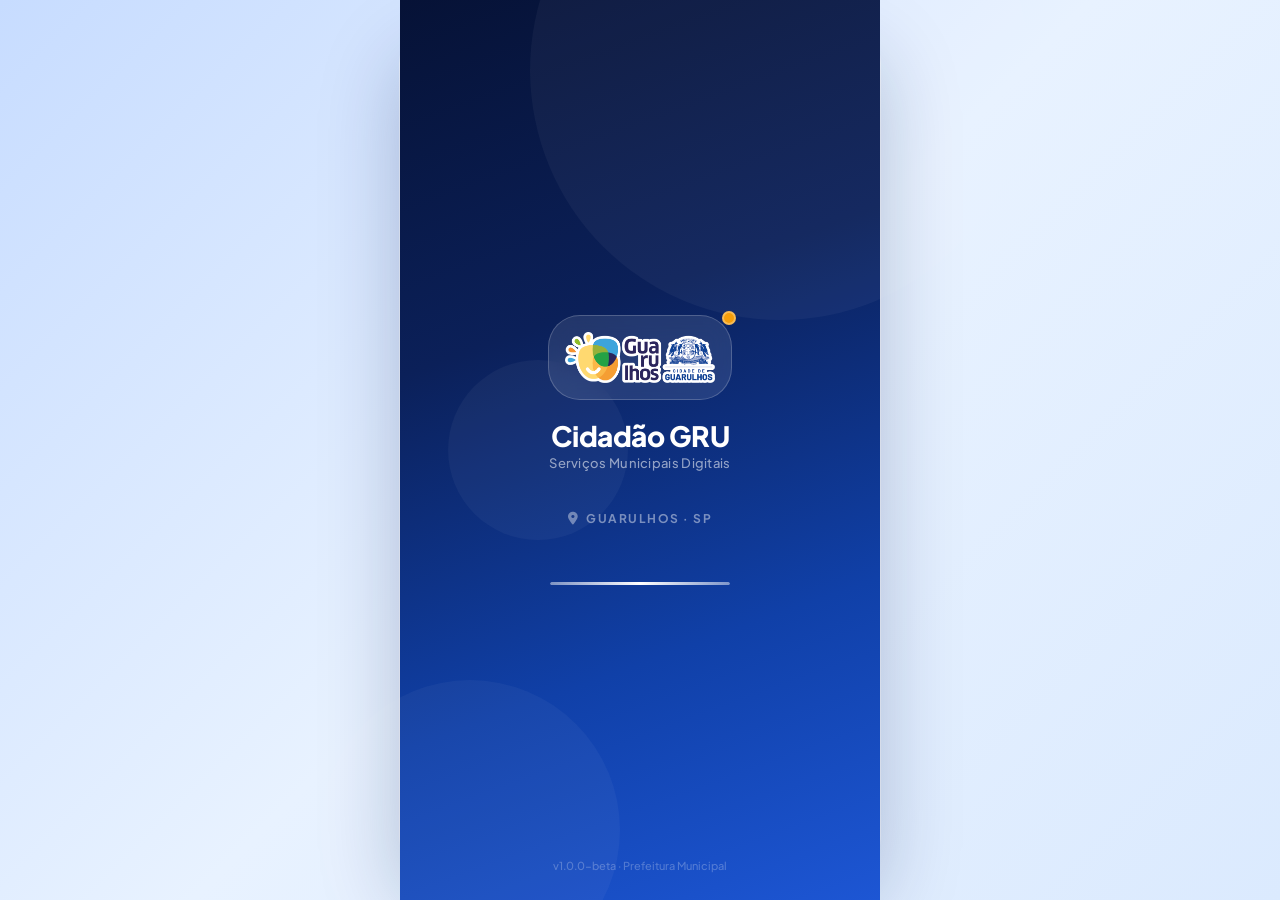
<file: index.html>
<!DOCTYPE html>
<html lang="pt-BR">
<head>
<meta charset="UTF-8">
<meta name="viewport" content="width=device-width, initial-scale=1.0, viewport-fit=cover">
<meta name="theme-color" content="#1040a8">
<meta name="apple-mobile-web-app-capable" content="yes">
<meta name="mobile-web-app-capable" content="yes">
<meta name="apple-mobile-web-app-status-bar-style" content="black-translucent">
<meta name="apple-mobile-web-app-title" content="Cidadão GRU">
<title>App Cidadão · Guarulhos</title>
<link href="https://fonts.googleapis.com/css2?family=Plus+Jakarta+Sans:wght@300;400;500;600;700;800;900&display=swap" rel="stylesheet">
<link rel="manifest" href="manifest.json">
<link rel="stylesheet" href="https://cdnjs.cloudflare.com/ajax/libs/font-awesome/6.5.0/css/all.min.css">
<link rel="stylesheet" href="./css/global.css">
<link rel="icon" type="image/x-icon" href="favicon.ico">
</head>
<body>

<!-- ══ SPLASH SCREEN ══ -->
<div id="splash">
  <div class="splash-bg-circle"></div>
  <div class="splash-bg-circle"></div>
  <div class="splash-bg-circle"></div>

  <div class="splash-logo-wrap">
    <div class="splash-icon-ring">
      <img class="logo-splash" src="./assets/LOGO_HORIZONTAL_B_CIDADE_GUARULHOS_CONTORNO.png" />
      <div class="splash-dot"></div>
    </div>
    <div class="splash-wordmark">
      <div class="app-name">Cidadão GRU</div>
      <div class="app-sub">Serviços Municipais Digitais</div>
    </div>
  </div>

  <div class="splash-city">
    <i class="fa-solid fa-location-dot"></i>
    <span>Guarulhos · SP</span>
  </div>

  <div class="splash-loader">
    <div class="splash-loader-bar"></div>
  </div>

  <div class="splash-version">v1.0.0-beta · Prefeitura Municipal</div>
</div>

<div id="app">

  <!-- ══ HOME ══ -->
  <div class="view active" id="v-home">
    <div class="vbody">
      <div class="hero fu">
        <div class="hero-row1">
          <div>
            <div class="hero-greet">Bom dia <i class="fa-solid fa-hand-wave" style="font-size:12px;"></i></div>
            <div class="hero-name">João Silva</div>
          </div>

          <di>
            <img width="100px" src="./assets/LOGO_HORIZONTAL_B_CIDADE_GUARULHOS_CONTORNO.png" />
          </di>

          <div class="hero-notif-btn" onclick="nav('v-notif')">
            <i class="fa-solid fa-bell"></i>
            <div class="hero-notif-pip"></div>
          </div>
        </div>
        <div class="hero-iptu fu d1" onclick="nav('v-iptu')">
          <div>
            <div class="hi-label">IPTU 2025 · Parcela atual</div>
            <div class="hi-val">R$ 342,80</div>
          </div>
          <div class="hi-badge">Vence em 3 dias</div>
        </div>
      </div>

      <div class="section-hdr fu d2">Acesso Rápido <span class="see-all" onclick="nav('v-servicos')">Ver todos →</span></div>
      <div class="qgrid fu d2">
        <div class="qi" onclick="nav('v-iptu')"><div class="qi-ico ic-blue"><i class="fa-solid fa-file-invoice-dollar" style="color:#1040a8;"></i></div><div class="qi-lbl">IPTU</div></div>
        <div class="qi" onclick="nav('v-saude')"><div class="qi-ico ic-green"><i class="fa-solid fa-hospital" style="color:#065f46;"></i></div><div class="qi-lbl">Saúde</div></div>
        <div class="qi" onclick="nav('v-servicos')"><div class="qi-ico ic-sky"><i class="fa-solid fa-bus" style="color:#0369a1;"></i></div><div class="qi-lbl">Transporte</div></div>
        <div class="qi" onclick="nav('v-ouvidoria')"><div class="qi-ico ic-orange"><i class="fa-solid fa-bullhorn" style="color:#92400e;"></i></div><div class="qi-lbl">Ouvidoria</div></div>
        <div class="qi" onclick="nav('v-servicos')"><div class="qi-ico ic-purple"><i class="fa-solid fa-building-columns" style="color:#5b21b6;"></i></div><div class="qi-lbl">Alvarás</div></div>
        <div class="qi" onclick="nav('v-servicos')"><div class="qi-ico ic-red"><i class="fa-solid fa-street-view" style="color:#991b1b;"></i></div><div class="qi-lbl">Iluminação</div></div>
        <div class="qi" onclick="nav('v-servicos')"><div class="qi-ico ic-teal"><i class="fa-solid fa-tree" style="color:#065f46;"></i></div><div class="qi-lbl">Poda</div></div>
        <div class="qi" onclick="nav('v-servicos')"><div class="qi-ico ic-indigo"><i class="fa-solid fa-grip" style="color:#3730a3;"></i></div><div class="qi-lbl">Mais</div></div>
      </div>

      <div style="padding:20px 0 0;" class="fu d3">
        <div class="banner" onclick="nav('v-saude')">
          <div class="banner-left">
            <p>Nova funcionalidade</p>
            <strong>Agende consultas na UBS</strong>
          </div>
          <div class="banner-cta">Acessar</div>
        </div>
      </div>

      <div class="section-hdr fu d4">Atualizações <span class="see-all" onclick="nav('v-notif')">Ver todas →</span></div>
      <div class="notif-mini fu d4">
        <div class="nm-item" onclick="nav('v-iptu')">
          <div class="nm-dot" style="background:var(--orange);"></div>
          <div class="nm-ico ic-orange"><i class="fa-solid fa-money-bill-wave" style="color:#92400e;"></i></div>
          <div class="nm-body"><p>Boleto IPTU disponível</p><span>há 2 horas</span></div>
          <div class="nm-arr"><i class="fa-solid fa-chevron-right"></i></div>
        </div>
        <div class="nm-item" onclick="nav('v-saude')">
          <div class="nm-dot" style="background:var(--green);"></div>
          <div class="nm-ico ic-green"><i class="fa-solid fa-circle-check" style="color:#065f46;"></i></div>
          <div class="nm-body"><p>Consulta confirmada – UBS Centro</p><span>há 1 dia</span></div>
          <div class="nm-arr"><i class="fa-solid fa-chevron-right"></i></div>
        </div>
        <div class="nm-item" onclick="nav('v-ouvidoria')">
          <div class="nm-dot" style="background:var(--b400);"></div>
          <div class="nm-ico ic-blue"><i class="fa-solid fa-clipboard-list" style="color:#1040a8;"></i></div>
          <div class="nm-body"><p>Protocolo #GRU-2025-04812 atualizado</p><span>há 2 dias</span></div>
          <div class="nm-arr"><i class="fa-solid fa-chevron-right"></i></div>
        </div>
      </div>
      <div style="height:12px;"></div>
    </div>
  </div>

  <!-- ══ SERVIÇOS ══ -->
  <div class="view" id="v-servicos">
    <div class="vbody">
      <div class="topbar" style="background:var(--white);border-bottom:1px solid var(--g100);">
        <div>
          <div class="topbar-title">Serviços</div>
          <div class="topbar-sub">Tudo da Prefeitura, num só lugar</div>
        </div>
      </div>
      <div class="searchbar">
        <i class="fa-solid fa-magnifying-glass" style="color:var(--g400);font-size:14px;"></i>
        <input type="text" placeholder="Buscar serviço...">
      </div>
      <div class="cat-scroll">
        <div class="cat on">Todos</div>
        <div class="cat">Tributos</div>
        <div class="cat">Saúde</div>
        <div class="cat">Educação</div>
        <div class="cat">Obras</div>
        <div class="cat">Ambiente</div>
      </div>
      <div style="height:14px;"></div>
      <div class="slist">
        <div class="srow" onclick="nav('v-iptu')">
          <div class="srow-ico ic-blue"><i class="fa-solid fa-file-invoice-dollar" style="color:#1040a8;"></i></div>
          <div class="srow-info"><h3>IPTU – 2ª Via e Parcelamento</h3><p>Emita boletos, consulte débitos</p></div>
          <div class="srow-arr"><i class="fa-solid fa-chevron-right"></i></div>
        </div>
        <div class="srow" onclick="nav('v-saude')">
          <div class="srow-ico ic-green"><i class="fa-solid fa-hospital" style="color:#065f46;"></i></div>
          <div class="srow-info"><h3>Saúde – Agendamento UBS</h3><p>Consultas, exames e vacinas</p></div>
          <div class="new-badge">Novo</div>
          <div class="srow-arr"><i class="fa-solid fa-chevron-right"></i></div>
        </div>
        <div class="srow" onclick="nav('v-ouvidoria')">
          <div class="srow-ico ic-orange"><i class="fa-solid fa-bullhorn" style="color:#92400e;"></i></div>
          <div class="srow-info"><h3>Ouvidoria</h3><p>Sugestões, reclamações e elogios</p></div>
          <div class="srow-arr"><i class="fa-solid fa-chevron-right"></i></div>
        </div>
        <div class="srow" onclick="toast('Em breve disponível')">
          <div class="srow-ico ic-sky"><i class="fa-solid fa-bus" style="color:#0369a1;"></i></div>
          <div class="srow-info"><h3>Transporte Público</h3><p>Rotas, horários e passe livre</p></div>
          <div class="srow-arr"><i class="fa-solid fa-chevron-right"></i></div>
        </div>
        <div class="srow" onclick="toast('Em breve disponível')">
          <div class="srow-ico ic-purple"><i class="fa-solid fa-building-columns" style="color:#5b21b6;"></i></div>
          <div class="srow-info"><h3>Licenças e Alvarás</h3><p>Solicite e acompanhe aprovações</p></div>
          <div class="srow-arr"><i class="fa-solid fa-chevron-right"></i></div>
        </div>
        <div class="srow" onclick="toast('Em breve disponível')">
          <div class="srow-ico ic-red"><i class="fa-solid fa-lightbulb" style="color:#991b1b;"></i></div>
          <div class="srow-info"><h3>Iluminação Pública</h3><p>Reporte postes com defeito</p></div>
          <div class="srow-arr"><i class="fa-solid fa-chevron-right"></i></div>
        </div>
        <div class="srow" onclick="toast('Em breve disponível')">
          <div class="srow-ico ic-teal"><i class="fa-solid fa-tree" style="color:#065f46;"></i></div>
          <div class="srow-info"><h3>Poda e Meio Ambiente</h3><p>Solicite poda de árvores</p></div>
          <div class="srow-arr"><i class="fa-solid fa-chevron-right"></i></div>
        </div>
        <div class="srow" onclick="toast('Em breve disponível')">
          <div class="srow-ico ic-pink"><i class="fa-solid fa-trash-can" style="color:#9d174d;"></i></div>
          <div class="srow-info"><h3>Coleta de Lixo</h3><p>Calendário e coleta especial</p></div>
          <div class="srow-arr"><i class="fa-solid fa-chevron-right"></i></div>
        </div>
        <div class="srow" onclick="toast('Em breve disponível')">
          <div class="srow-ico ic-indigo"><i class="fa-solid fa-graduation-cap" style="color:#3730a3;"></i></div>
          <div class="srow-info"><h3>Educação – Vagas e Matrículas</h3><p>Escolas municipais</p></div>
          <div class="srow-arr"><i class="fa-solid fa-chevron-right"></i></div>
        </div>
      </div>
      <div style="height:12px;"></div>
    </div>
  </div>

  <!-- ══ IPTU ══ -->
  <div class="view" id="v-iptu">
    <div class="vbody">
      <div class="dhero">
        <div class="back-btn white fu" onclick="back()"><i class="fa-solid fa-chevron-left"></i> Voltar</div>
        <div class="dhero-icon fu d1"><i class="fa-solid fa-file-invoice-dollar"></i></div>
        <h1 class="fu d1">IPTU 2025</h1>
        <p class="fu d2">Imposto Predial e Territorial Urbano</p>
      </div>
      <div class="icard fu d1">
        <div class="icard-title">Dados do Imóvel</div>
        <div class="irow"><span class="irow-lbl">Contribuinte</span><span class="irow-val">João A. Silva</span></div>
        <div class="irow"><span class="irow-lbl">Inscrição</span><span class="irow-val">04.823.001.0001</span></div>
        <div class="irow"><span class="irow-lbl">Endereço</span><span class="irow-val">R. das Flores, 142</span></div>
        <div class="irow"><span class="irow-lbl">Valor total 2025</span><span class="irow-val" style="color:var(--b700);">R$ 1.028,40</span></div>
        <div class="irow"><span class="irow-lbl">Situação</span><span class="pill pill-orange"><i class="fa-solid fa-triangle-exclamation"></i> Parcela em aberto</span></div>
      </div>
      <div class="icard fu d2" style="margin-top:12px;">
        <div class="icard-title">Parcelas 2025</div>
        <div class="irow"><span class="irow-lbl">Jan – R$ 342,80</span><span class="pill pill-green"><i class="fa-solid fa-check"></i> Pago</span></div>
        <div class="irow"><span class="irow-lbl">Fev – R$ 342,80</span><span class="pill pill-green"><i class="fa-solid fa-check"></i> Pago</span></div>
        <div class="irow"><span class="irow-lbl">Mar – R$ 342,80</span><span class="pill pill-orange">Vence 31/03</span></div>
        <div class="irow"><span class="irow-lbl">Abr – R$ 342,80</span><span class="pill pill-blue">A vencer</span></div>
      </div>
      <div class="btnrow fu d3">
        <button class="btn-primary" onclick="toast('Boleto gerado com sucesso!')"><i class="fa-solid fa-download"></i> Emitir Boleto – R$ 342,80</button>
        <button class="btn-secondary" onclick="toast('Carregando histórico...')"><i class="fa-solid fa-clock-rotate-left"></i> Histórico completo</button>
      </div>
    </div>
  </div>

  <!-- ══ SAÚDE ══ -->
  <div class="view" id="v-saude">
    <div class="vbody">
      <div class="dhero">
        <div class="back-btn white fu" onclick="back()"><i class="fa-solid fa-chevron-left"></i> Voltar</div>
        <div class="dhero-icon fu d1"><i class="fa-solid fa-hospital"></i></div>
        <h1 class="fu d1">Saúde</h1>
        <p class="fu d2">Agendamentos e UBS de Guarulhos</p>
      </div>
      <div class="icard fu d1">
        <div class="icard-title">Próxima consulta</div>
        <div class="irow"><span class="irow-lbl">Data</span><span class="irow-val">28/03/2025 · 10:30h</span></div>
        <div class="irow"><span class="irow-lbl">UBS</span><span class="irow-val">UBS Centro</span></div>
        <div class="irow"><span class="irow-lbl">Especialidade</span><span class="irow-val">Clínico Geral</span></div>
        <div class="irow"><span class="irow-lbl">Status</span><span class="pill pill-green"><i class="fa-solid fa-check"></i> Confirmada</span></div>
      </div>
      <div class="section-hdr fu d2" style="padding-top:20px;">Agendar nova consulta</div>
      <div class="slist fu d2" style="gap:8px;">
        <div class="srow" onclick="toast('Selecionando horários...')">
          <div class="srow-ico ic-green"><i class="fa-solid fa-user-doctor" style="color:#065f46;"></i></div>
          <div class="srow-info"><h3>Clínico Geral</h3><p>Disponível – UBS Centro</p></div>
          <div class="srow-arr"><i class="fa-solid fa-chevron-right"></i></div>
        </div>
        <div class="srow" onclick="toast('Selecionando horários...')">
          <div class="srow-ico ic-pink"><i class="fa-solid fa-baby" style="color:#9d174d;"></i></div>
          <div class="srow-info"><h3>Pediatria</h3><p>Disponível – UBS Jardim Presidente</p></div>
          <div class="srow-arr"><i class="fa-solid fa-chevron-right"></i></div>
        </div>
        <div class="srow" onclick="toast('Ver pontos de vacinação...')">
          <div class="srow-ico ic-purple"><i class="fa-solid fa-syringe" style="color:#5b21b6;"></i></div>
          <div class="srow-info"><h3>Vacinação</h3><p>Sem agendamento – ver postos</p></div>
          <div class="srow-arr"><i class="fa-solid fa-chevron-right"></i></div>
        </div>
        <div class="srow" onclick="toast('Selecionando horários...')">
          <div class="srow-ico ic-indigo"><i class="fa-solid fa-tooth" style="color:#3730a3;"></i></div>
          <div class="srow-info"><h3>Odontologia</h3><p>Disponível – UBS Pimentas</p></div>
          <div class="srow-arr"><i class="fa-solid fa-chevron-right"></i></div>
        </div>
      </div>
      <div class="btnrow fu d3">
        <button class="btn-primary" onclick="toast('Abrindo agenda...')"><i class="fa-solid fa-calendar-plus"></i> Novo Agendamento</button>
      </div>
    </div>
  </div>

  <!-- ══ OUVIDORIA ══ -->
  <div class="view" id="v-ouvidoria">
    <div class="vbody">
      <div class="dhero">
        <div class="back-btn white fu" onclick="back()"><i class="fa-solid fa-chevron-left"></i> Voltar</div>
        <div class="dhero-icon fu d1"><i class="fa-solid fa-bullhorn"></i></div>
        <h1 class="fu d1">Ouvidoria</h1>
        <p class="fu d2">Fale diretamente com a Prefeitura</p>
      </div>
      <div style="height:16px;"></div>
      <div class="fgroup fu d1">
        <label class="flabel">Tipo de manifestação</label>
        <div class="tag-row">
          <div class="tagc on" onclick="pickTag(this)">Reclamação</div>
          <div class="tagc" onclick="pickTag(this)">Sugestão</div>
          <div class="tagc" onclick="pickTag(this)">Elogio</div>
          <div class="tagc" onclick="pickTag(this)">Denúncia</div>
        </div>
      </div>
      <div class="fgroup fu d2">
        <label class="flabel">Secretaria</label>
        <select class="finput">
          <option value="">Selecione a secretaria...</option>
          <option>Obras e Infraestrutura</option>
          <option>Saúde</option>
          <option>Educação</option>
          <option>Meio Ambiente</option>
          <option>Trânsito</option>
          <option>Serviços Urbanos</option>
        </select>
      </div>
      <div class="fgroup fu d2">
        <label class="flabel">Assunto</label>
        <input class="finput" type="text" placeholder="Descreva brevemente o assunto...">
      </div>
      <div class="fgroup fu d3">
        <label class="flabel">Descrição</label>
        <textarea class="finput" placeholder="Detalhe sua manifestação..."></textarea>
      </div>
      <div class="btnrow fu d3">
        <button class="btn-primary" onclick="toast('Manifestação enviada! Protocolo gerado.')"><i class="fa-solid fa-paper-plane"></i> Enviar Manifestação</button>
      </div>
      <div class="sep"></div>
      <div class="section-hdr" style="padding-top:16px;">Acompanhar protocolo</div>
      <div style="padding:0 20px 16px;">
        <div class="srow" onclick="toast('Abrindo protocolo #GRU-2025-04812')">
          <div class="srow-ico ic-blue"><i class="fa-solid fa-clipboard-list" style="color:#1040a8;"></i></div>
          <div class="srow-info"><h3>#GRU-2025-04812</h3><p>Buraco – Av. Salgado Filho</p></div>
          <span class="pill pill-orange" style="font-size:10px;">Em análise</span>
        </div>
      </div>
    </div>
  </div>

  <!-- ══ NOTIFICAÇÕES ══ -->
  <div class="view" id="v-notif">
    <div class="vbody">
      <div class="topbar" style="background:var(--white);border-bottom:1px solid var(--g100);">
        <div class="topbar-title">Notificações</div>
        <div class="topbar-action" onclick="toast('Todas marcadas como lidas')">Limpar</div>
      </div>
      <div class="nfull">
        <div class="nfull-item unread" onclick="nav('v-iptu')">
          <div class="nfi-ico ic-orange"><i class="fa-solid fa-money-bill-wave" style="color:#92400e;"></i></div>
          <div class="nfi-body">
            <div class="nfi-title">Boleto IPTU disponível</div>
            <div class="nfi-desc">Parcela de março já pode ser emitida. Vence em 31/03.</div>
            <div class="nfi-time">Hoje · 09:15</div>
          </div>
          <div class="udot"></div>
        </div>
        <div class="nfull-item unread" onclick="nav('v-saude')">
          <div class="nfi-ico ic-green"><i class="fa-solid fa-circle-check" style="color:#065f46;"></i></div>
          <div class="nfi-body">
            <div class="nfi-title">Consulta confirmada</div>
            <div class="nfi-desc">UBS Centro – 28/03 às 10h30. Leve seu cartão SUS.</div>
            <div class="nfi-time">Ontem · 14:22</div>
          </div>
          <div class="udot"></div>
        </div>
        <div class="nfull-item" onclick="nav('v-ouvidoria')">
          <div class="nfi-ico ic-blue"><i class="fa-solid fa-clipboard-list" style="color:#1040a8;"></i></div>
          <div class="nfi-body">
            <div class="nfi-title">Protocolo em análise</div>
            <div class="nfi-desc">Sua solicitação #GRU-2025-04812 foi recebida e está sendo analisada.</div>
            <div class="nfi-time">22/03 · 11:00</div>
          </div>
        </div>
        <div class="nfull-item">
          <div class="nfi-ico ic-teal"><i class="fa-solid fa-tree" style="color:#065f46;"></i></div>
          <div class="nfi-body">
            <div class="nfi-title">Nova funcionalidade</div>
            <div class="nfi-desc">Agora você pode solicitar poda de árvores pelo app!</div>
            <div class="nfi-time">20/03 · 08:00</div>
          </div>
        </div>
        <div class="nfull-item">
          <div class="nfi-ico ic-purple"><i class="fa-solid fa-landmark" style="color:#5b21b6;"></i></div>
          <div class="nfi-body">
            <div class="nfi-title">Bem-vindo ao App Cidadão</div>
            <div class="nfi-desc">Seu cadastro foi verificado com sucesso via Gov.br.</div>
            <div class="nfi-time">15/03 · 10:00</div>
          </div>
        </div>
      </div>
    </div>
  </div>

  <!-- ══ PERFIL ══ -->
  <div class="view" id="v-perfil">
    <div class="vbody">
      <div class="profile-hero fu">
        <div class="avatar"><i class="fa-solid fa-user"></i></div>
        <h2>João Antônio Silva</h2>
        <div class="profile-cpf">CPF: •••.456.789-••</div>
        <div class="profile-chips">
          <div class="pchip"><i class="fa-solid fa-shield-check"></i> Verificado</div>
          <div class="pchip">Gov.br</div>
        </div>
      </div>
      <div style="height:14px;"></div>
      <div class="mlist fu d1">
        <div class="mitem" onclick="toast('Carregando protocolos...')">
          <div class="mico ic-blue"><i class="fa-solid fa-clipboard-list" style="color:#1040a8;"></i></div>
          <div class="mitem-lbl">Meus protocolos</div>
          <div class="mbadge">2</div>
          <div class="mitem-arr"><i class="fa-solid fa-chevron-right"></i></div>
        </div>
        <div class="mitem" onclick="nav('v-iptu')">
          <div class="mico ic-orange"><i class="fa-solid fa-file-invoice-dollar" style="color:#92400e;"></i></div>
          <div class="mitem-lbl">Meus tributos</div>
          <div class="mitem-arr"><i class="fa-solid fa-chevron-right"></i></div>
        </div>
        <div class="mitem" onclick="nav('v-saude')">
          <div class="mico ic-green"><i class="fa-solid fa-hospital" style="color:#065f46;"></i></div>
          <div class="mitem-lbl">Minhas consultas</div>
          <div class="mitem-arr"><i class="fa-solid fa-chevron-right"></i></div>
        </div>
        <div class="mitem" onclick="toast('Abrindo preferências...')">
          <div class="mico" style="background:#ede9fe;"><i class="fa-solid fa-bell" style="color:#5b21b6;"></i></div>
          <div class="mitem-lbl">Notificações</div>
          <div class="mitem-arr"><i class="fa-solid fa-chevron-right"></i></div>
        </div>
      </div>
      <div class="sep" style="margin:12px 0;"></div>
      <div class="mlist fu d2">
        <div class="mitem" onclick="toast('Abrindo configurações...')">
          <div class="mico ic-indigo"><i class="fa-solid fa-lock" style="color:#3730a3;"></i></div>
          <div class="mitem-lbl">Segurança e privacidade</div>
          <div class="mitem-arr"><i class="fa-solid fa-chevron-right"></i></div>
        </div>
        <div class="mitem" onclick="toast('Central de ajuda...')">
          <div class="mico" style="background:var(--g100);"><i class="fa-solid fa-circle-question" style="color:var(--g500);"></i></div>
          <div class="mitem-lbl">Ajuda e suporte</div>
          <div class="mitem-arr"><i class="fa-solid fa-chevron-right"></i></div>
        </div>
        <div class="mitem" onclick="toast('Até logo!')">
          <div class="mico" style="background:var(--red-light);"><i class="fa-solid fa-right-from-bracket" style="color:var(--red);"></i></div>
          <div class="mitem-lbl" style="color:var(--red);">Sair da conta</div>
          <div class="mitem-arr"><i class="fa-solid fa-chevron-right"></i></div>
        </div>
      </div>
      <div style="text-align:center;padding:24px 20px;color:var(--g400);font-size:11px;line-height:1.6;">
        App Cidadão Guarulhos · v1.0.0-beta<br>
        Prefeitura Municipal de Guarulhos · 2026<br>
        <span style="color:var(--b400);font-weight:700;">Desenvolvido pela SCTI </span>
      </div>
    </div>
  </div>

  <!-- ══ BOTTOM NAV ══ -->
  <nav id="bnav">
    <div class="ni active" id="ni-home" onclick="nav('v-home')">
      <div class="ni-icon"><i class="fa-solid fa-house"></i></div>
      <div class="ni-lbl">Início</div>
    </div>
    <div class="ni" id="ni-servicos" onclick="nav('v-servicos')">
      <div class="ni-icon"><i class="fa-solid fa-bolt"></i></div>
      <div class="ni-lbl">Serviços</div>
    </div>
    <div class="ni has-badge" id="ni-notif" onclick="nav('v-notif')">
      <div class="ni-pip"></div>
      <div class="ni-icon"><i class="fa-solid fa-bell"></i></div>
      <div class="ni-lbl">Alertas</div>
    </div>
    <div class="ni" id="ni-perfil" onclick="nav('v-perfil')">
      <div class="ni-icon"><i class="fa-solid fa-user"></i></div>
      <div class="ni-lbl">Perfil</div>
    </div>
  </nav>

</div><!-- /app -->

<div id="toast"></div>

<script>
// ── SPLASH ──
window.addEventListener('load', () => {
  setTimeout(() => {
    const splash = document.getElementById('splash');
    splash.classList.add('hide');
    setTimeout(() => { splash.style.display = 'none'; }, 650);
  }, 2800);
});

// ── NAVIGATION ──
const history = ['v-home'];
const navMap = {'v-home':'ni-home','v-servicos':'ni-servicos','v-notif':'ni-notif','v-perfil':'ni-perfil'};
const bnav = document.getElementById('bnav');
const mainViews = new Set(['v-home','v-servicos','v-notif','v-perfil']);

function nav(id) {
  const cur = document.querySelector('.view.active');
  if(!cur || cur.id === id) return;
  cur.classList.add('out');
  setTimeout(()=>{ cur.classList.remove('active','out'); }, 300);
  const next = document.getElementById(id);
  next.classList.add('active');
  const vb = next.querySelector('.vbody');
  if(vb) vb.scrollTop = 0;
  next.querySelectorAll('.fu').forEach(el=>{
    el.style.animation='none';
    requestAnimationFrame(()=>{ el.style.animation=''; });
  });
  history.push(id);
  bnav.style.display = mainViews.has(id) ? 'flex' : 'none';
  document.querySelectorAll('.ni').forEach(n=>n.classList.remove('active'));
  if(navMap[id]) document.getElementById(navMap[id]).classList.add('active');
}

function back() {
  if(history.length<=1) return;
  history.pop();
  const prev = history[history.length-1];
  const cur = document.querySelector('.view.active');
  if(cur){ cur.classList.add('out'); setTimeout(()=>cur.classList.remove('active','out'),300); }
  const next = document.getElementById(prev);
  next.classList.add('active');
  const vb = next.querySelector('.vbody');
  if(vb) vb.scrollTop = 0;
  bnav.style.display = mainViews.has(prev) ? 'flex' : 'none';
  document.querySelectorAll('.ni').forEach(n=>n.classList.remove('active'));
  if(navMap[prev]) document.getElementById(navMap[prev]).classList.add('active');
}

// ── TOAST ──
let toastT;
function toast(msg){
  const el = document.getElementById('toast');
  el.textContent = msg;
  el.classList.add('show');
  clearTimeout(toastT);
  toastT = setTimeout(()=>el.classList.remove('show'),2400);
}

// ── FORM TAGS ──
function pickTag(el){
  el.closest('.tag-row').querySelectorAll('.tagc').forEach(t=>t.classList.remove('on'));
  el.classList.add('on');
}

document.querySelectorAll('.cat').forEach(c=>{
  c.addEventListener('click',()=>{
    c.closest('.cat-scroll').querySelectorAll('.cat').forEach(x=>x.classList.remove('on'));
    c.classList.add('on');
  });
});

const urlView = new URLSearchParams(location.search).get('view');
if(urlView && document.getElementById('v-'+urlView)) nav('v-'+urlView);
</script>
</body>
</html>

<script>
  // Verifica se o navegador suporta Service Workers
  if ('serviceWorker' in navigator) {
    window.addEventListener('load', () => {
      navigator.serviceWorker.register('sw.js')
        .then(registration => {
          console.log('SW registrado com sucesso em: ', registration.scope);
        })
        .catch(error => {
          console.log('Falha ao registrar o SW: ', error);
        });
    });
  }
</script>
</file>
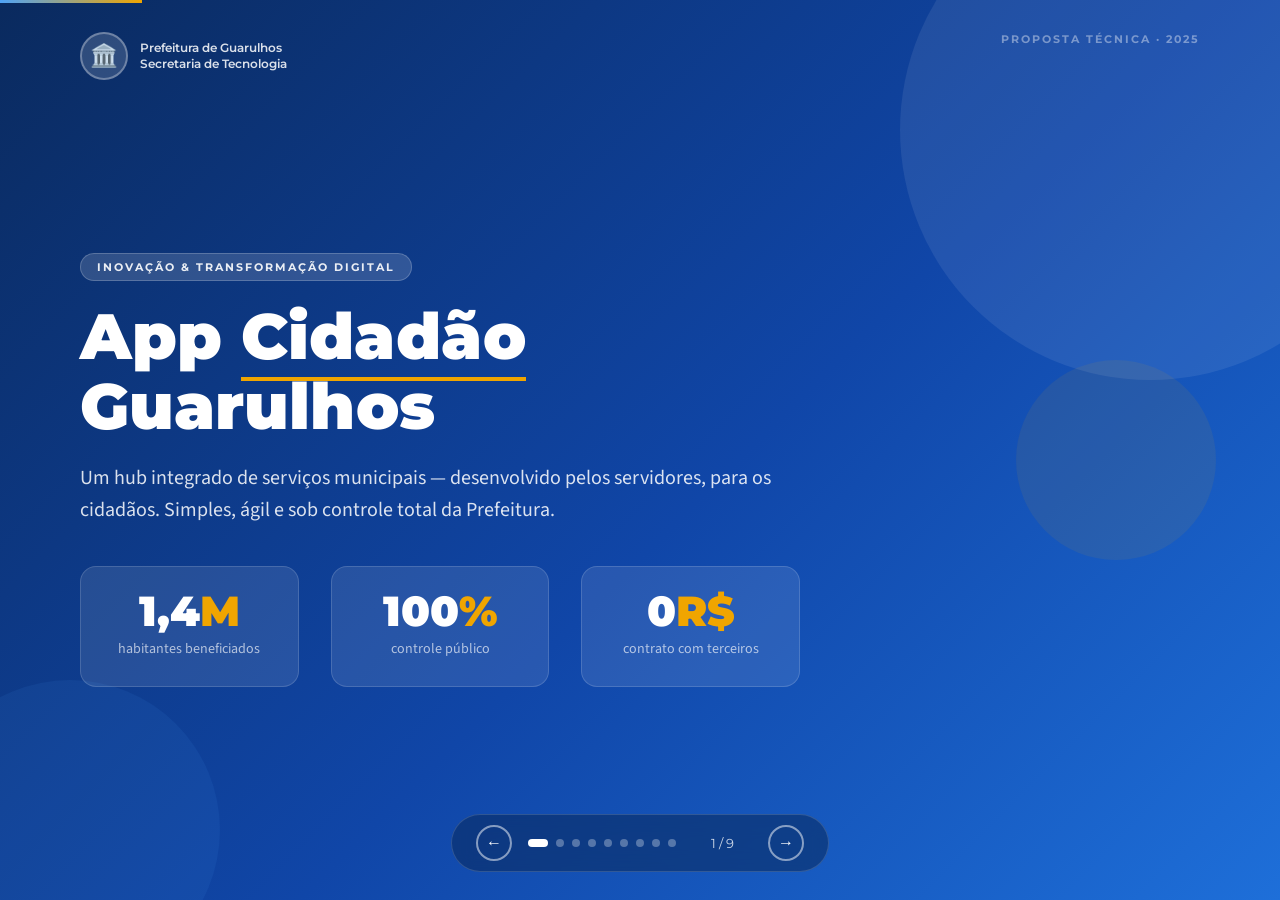
<file: proposta_app_cidadao_guarulhos.html>
<!DOCTYPE html>
<html lang="pt-BR">
<head>
<meta charset="UTF-8">
<meta name="viewport" content="width=device-width, initial-scale=1.0">
<title>App Cidadão Guarulhos – Proposta</title>
<link href="https://fonts.googleapis.com/css2?family=Montserrat:wght@300;400;600;700;900&family=Source+Sans+3:wght@300;400;600&display=swap" rel="stylesheet">
<style>
  :root {
    --blue-deep:   #0a2a5e;
    --blue-main:   #1046a8;
    --blue-mid:    #1e6fd9;
    --blue-light:  #4fa3f7;
    --blue-pale:   #dbeeff;
    --white:       #ffffff;
    --off-white:   #f4f8ff;
    --gray-light:  #e8eef8;
    --gray-text:   #5a6a8a;
    --accent:      #f0a500;
    --green:       #1ab87e;
  }

  * { margin:0; padding:0; box-sizing:border-box; }

  body {
    font-family: 'Source Sans 3', sans-serif;
    background: #0d1b3e;
    display: flex;
    flex-direction: column;
    align-items: center;
    justify-content: center;
    min-height: 100vh;
    overflow: hidden;
  }

  /* ── SLIDESHOW WRAPPER ── */
  #presentation {
    width: 100vw;
    height: 100vh;
    position: relative;
    overflow: hidden;
  }

  .slide {
    position: absolute;
    inset: 0;
    display: flex;
    flex-direction: column;
    justify-content: center;
    padding: 60px 80px;
    opacity: 0;
    transform: translateX(60px);
    transition: opacity .55s ease, transform .55s ease;
    pointer-events: none;
  }
  .slide.active {
    opacity: 1;
    transform: translateX(0);
    pointer-events: auto;
  }
  .slide.out {
    opacity: 0;
    transform: translateX(-60px);
  }

  /* ── BACKGROUNDS ── */
  .bg-hero {
    background: linear-gradient(135deg, var(--blue-deep) 0%, var(--blue-main) 55%, var(--blue-mid) 100%);
  }
  .bg-white {
    background: var(--white);
  }
  .bg-off {
    background: var(--off-white);
  }
  .bg-dark {
    background: linear-gradient(160deg, #071630 0%, #0d2857 100%);
  }
  .bg-accent {
    background: linear-gradient(135deg, var(--blue-main) 0%, var(--blue-mid) 100%);
  }

  /* ── DECORATIVE CIRCLES ── */
  .deco {
    position: absolute;
    border-radius: 50%;
    opacity: .08;
  }
  .deco-1 { width:500px; height:500px; background:var(--white); top:-120px; right:-120px; }
  .deco-2 { width:300px; height:300px; background:var(--blue-light); bottom:-80px; left:-80px; }
  .deco-3 { width:200px; height:200px; background:var(--accent); top:40%; right:5%; }

  /* ── SLIDE COUNTER & NAV ── */
  #nav {
    position: fixed;
    bottom: 28px;
    left: 50%;
    transform: translateX(-50%);
    display: flex;
    align-items: center;
    gap: 16px;
    z-index: 100;
    background: rgba(10,42,94,.55);
    backdrop-filter: blur(10px);
    padding: 10px 24px;
    border-radius: 40px;
    border: 1px solid rgba(255,255,255,.15);
  }
  .nav-btn {
    background: none;
    border: 2px solid rgba(255,255,255,.5);
    color: white;
    width: 36px; height: 36px;
    border-radius: 50%;
    cursor: pointer;
    font-size: 16px;
    display: flex; align-items: center; justify-content: center;
    transition: all .2s;
  }
  .nav-btn:hover { background: var(--blue-mid); border-color: var(--blue-light); }
  #slide-counter { color: rgba(255,255,255,.8); font-size: 13px; font-family:'Montserrat',sans-serif; min-width:60px; text-align:center; }
  .dot-nav { display: flex; gap: 8px; }
  .dot {
    width: 8px; height: 8px;
    border-radius: 50%;
    background: rgba(255,255,255,.3);
    cursor: pointer;
    transition: all .3s;
  }
  .dot.active { background: var(--white); width: 20px; border-radius: 4px; }

  /* ── TYPOGRAPHY ── */
  .tag {
    display: inline-block;
    background: rgba(255,255,255,.15);
    color: rgba(255,255,255,.9);
    font-family: 'Montserrat', sans-serif;
    font-size: 11px;
    font-weight: 700;
    letter-spacing: 2px;
    text-transform: uppercase;
    padding: 6px 16px;
    border-radius: 20px;
    margin-bottom: 20px;
    border: 1px solid rgba(255,255,255,.2);
  }
  .tag-blue {
    background: var(--blue-pale);
    color: var(--blue-main);
    border: none;
  }

  h1 {
    font-family: 'Montserrat', sans-serif;
    font-weight: 900;
    font-size: clamp(2.2rem, 5vw, 4.2rem);
    line-height: 1.1;
    color: var(--white);
    margin-bottom: 20px;
  }
  h2 {
    font-family: 'Montserrat', sans-serif;
    font-weight: 800;
    font-size: clamp(1.6rem, 3.5vw, 2.8rem);
    line-height: 1.2;
    color: var(--blue-deep);
    margin-bottom: 18px;
  }
  h2.white { color: var(--white); }
  h3 {
    font-family: 'Montserrat', sans-serif;
    font-weight: 700;
    font-size: 1.1rem;
    color: var(--blue-main);
    margin-bottom: 8px;
  }
  h3.white { color: var(--blue-light); }
  p { font-size: 1.05rem; line-height: 1.7; color: var(--gray-text); }
  p.white { color: rgba(255,255,255,.8); }
  p.lead { font-size: 1.25rem; color: rgba(255,255,255,.85); line-height: 1.6; }

  .highlight { color: var(--accent); }
  .underline-accent {
    display: inline;
    border-bottom: 4px solid var(--accent);
    padding-bottom: 2px;
  }

  /* ── CARDS / GRID ── */
  .card-grid {
    display: grid;
    grid-template-columns: repeat(auto-fit, minmax(190px, 1fr));
    gap: 20px;
    margin-top: 32px;
  }
  .card {
    background: var(--white);
    border: 1px solid var(--gray-light);
    border-radius: 16px;
    padding: 24px 20px;
    box-shadow: 0 4px 20px rgba(16,70,168,.08);
    transition: transform .2s, box-shadow .2s;
  }
  .card:hover { transform: translateY(-4px); box-shadow: 0 10px 32px rgba(16,70,168,.15); }
  .card .icon {
    font-size: 2rem;
    margin-bottom: 12px;
  }
  .card-dark {
    background: rgba(255,255,255,.07);
    border: 1px solid rgba(255,255,255,.12);
    border-radius: 16px;
    padding: 24px 20px;
  }
  .card-dark h3 { color: var(--blue-light); }
  .card-dark p { color: rgba(255,255,255,.7); font-size: .95rem; }

  /* ── BENEFIT ROW ── */
  .benefit-list {
    display: flex;
    flex-direction: column;
    gap: 14px;
    margin-top: 24px;
  }
  .benefit-item {
    display: flex;
    align-items: flex-start;
    gap: 14px;
    background: var(--white);
    border-radius: 12px;
    padding: 16px 20px;
    border-left: 4px solid var(--blue-mid);
    box-shadow: 0 2px 12px rgba(16,70,168,.07);
  }
  .benefit-item .bi-icon { font-size: 1.5rem; flex-shrink:0; margin-top:2px; }
  .benefit-item h3 { margin-bottom: 4px; font-size: 1rem; }
  .benefit-item p { font-size: .92rem; }

  /* ── TWO COL ── */
  .two-col {
    display: grid;
    grid-template-columns: 1fr 1fr;
    gap: 40px;
    align-items: center;
    margin-top: 24px;
  }

  /* ── STAT ROW ── */
  .stat-row {
    display: flex;
    gap: 32px;
    flex-wrap: wrap;
    margin-top: 32px;
  }
  .stat-box {
    flex: 1;
    min-width: 140px;
    text-align: center;
    background: rgba(255,255,255,.1);
    border: 1px solid rgba(255,255,255,.15);
    border-radius: 16px;
    padding: 24px 16px;
  }
  .stat-box .num {
    font-family: 'Montserrat', sans-serif;
    font-weight: 900;
    font-size: 2.6rem;
    color: var(--white);
    line-height: 1;
  }
  .stat-box .num span { color: var(--accent); }
  .stat-box p { color: rgba(255,255,255,.65); font-size: .88rem; margin-top: 6px; }

  /* ── TIMELINE ── */
  .timeline {
    display: flex;
    gap: 0;
    margin-top: 32px;
    position: relative;
  }
  .timeline::before {
    content: '';
    position: absolute;
    top: 28px;
    left: 28px;
    right: 28px;
    height: 3px;
    background: var(--gray-light);
    z-index: 0;
  }
  .tl-item {
    flex: 1;
    text-align: center;
    position: relative;
    z-index: 1;
  }
  .tl-dot {
    width: 56px; height: 56px;
    border-radius: 50%;
    background: var(--blue-main);
    color: var(--white);
    font-family: 'Montserrat', sans-serif;
    font-weight: 800;
    font-size: 1.1rem;
    display: flex; align-items:center; justify-content:center;
    margin: 0 auto 12px;
    border: 4px solid var(--white);
    box-shadow: 0 4px 14px rgba(16,70,168,.25);
  }
  .tl-item h3 { font-size: .9rem; color: var(--blue-deep); margin-bottom: 4px; }
  .tl-item p { font-size: .8rem; color: var(--gray-text); }

  /* ── CTA SLIDE ── */
  .cta-box {
    background: rgba(255,255,255,.1);
    border: 1px solid rgba(255,255,255,.2);
    border-radius: 24px;
    padding: 40px 48px;
    margin-top: 32px;
    text-align: center;
  }
  .cta-box h2 { color: var(--white); font-size: 1.8rem; margin-bottom: 12px; }
  .cta-box p { color: rgba(255,255,255,.75); font-size: 1rem; margin-bottom: 24px; }
  .cta-btn {
    display: inline-block;
    background: var(--accent);
    color: var(--blue-deep);
    font-family: 'Montserrat', sans-serif;
    font-weight: 800;
    font-size: 1rem;
    letter-spacing: .5px;
    padding: 14px 36px;
    border-radius: 40px;
    text-decoration: none;
    box-shadow: 0 6px 24px rgba(240,165,0,.35);
    transition: transform .2s, box-shadow .2s;
  }
  .cta-btn:hover { transform: translateY(-2px); box-shadow: 0 10px 32px rgba(240,165,0,.45); }

  /* ── LOGO / BRASÃO area ── */
  .brasao {
    position: absolute;
    top: 32px;
    left: 80px;
    display: flex;
    align-items: center;
    gap: 12px;
  }
  .brasao-circle {
    width: 48px; height: 48px;
    border-radius: 50%;
    background: rgba(255,255,255,.15);
    border: 2px solid rgba(255,255,255,.3);
    display: flex; align-items:center; justify-content:center;
    font-size: 1.4rem;
  }
  .brasao-text { color: rgba(255,255,255,.85); font-family:'Montserrat',sans-serif; font-size: .75rem; font-weight:600; line-height:1.3; }

  .page-label {
    position: absolute;
    top: 32px;
    right: 80px;
    font-family: 'Montserrat', sans-serif;
    font-size: .7rem;
    font-weight: 700;
    letter-spacing: 2px;
    text-transform: uppercase;
    color: rgba(255,255,255,.4);
  }
  .page-label.dark { color: rgba(10,42,94,.35); }

  /* scroll inside cards */
  .scroll-inner { max-height: calc(100vh - 220px); overflow-y: auto; }
  .scroll-inner::-webkit-scrollbar { width: 4px; }
  .scroll-inner::-webkit-scrollbar-thumb { background: var(--blue-pale); border-radius: 4px; }

  /* ── SERVICES GRID ── */
  .svc-grid {
    display: grid;
    grid-template-columns: repeat(4, 1fr);
    gap: 14px;
    margin-top: 28px;
  }
  .svc-card {
    background: var(--white);
    border-radius: 14px;
    padding: 18px 14px;
    text-align: center;
    border: 1px solid var(--gray-light);
    box-shadow: 0 2px 10px rgba(16,70,168,.07);
  }
  .svc-card .icon { font-size: 1.8rem; margin-bottom: 8px; }
  .svc-card p { font-size: .82rem; color: var(--gray-text); }

  /* progress bar */
  #progress-bar {
    position: fixed;
    top: 0; left: 0;
    height: 3px;
    background: linear-gradient(90deg, var(--blue-light), var(--accent));
    transition: width .4s ease;
    z-index: 200;
  }
</style>
</head>
<body>

<div id="progress-bar"></div>

<div id="presentation">

  <!-- ══════ SLIDE 1 – CAPA ══════ -->
  <div class="slide bg-hero active" id="s1">
    <div class="deco deco-1"></div>
    <div class="deco deco-2"></div>
    <div class="deco deco-3"></div>
    <div class="brasao">
      <div class="brasao-circle">🏛️</div>
      <div class="brasao-text">Prefeitura de Guarulhos<br>Secretaria de Tecnologia</div>
    </div>
    <div class="page-label">Proposta Técnica · 2025</div>
    <div style="max-width:720px; margin-top:40px;">
      <div class="tag">Inovação & Transformação Digital</div>
      <h1>App <span class="underline-accent">Cidadão</span><br>Guarulhos</h1>
      <p class="lead">Um hub integrado de serviços municipais — desenvolvido pelos servidores, para os cidadãos. Simples, ágil e sob controle total da Prefeitura.</p>
      <div class="stat-row" style="margin-top:40px;">
        <div class="stat-box"><div class="num">1,4<span>M</span></div><p>habitantes beneficiados</p></div>
        <div class="stat-box"><div class="num">100<span>%</span></div><p>controle público</p></div>
        <div class="stat-box"><div class="num">0<span>R$</span></div><p>contrato com terceiros</p></div>
      </div>
    </div>
  </div>

  <!-- ══════ SLIDE 2 – PROBLEMA ══════ -->
  <div class="slide bg-white" id="s2">
    <div class="page-label dark">01 · Contexto</div>
    <div class="tag tag-blue">O Problema Atual</div>
    <h2>O cidadão está perdido<br>nos serviços municipais</h2>
    <div class="two-col" style="margin-top:28px; gap:28px;">
      <div class="benefit-list" style="margin-top:0;">
        <div class="benefit-item">
          <div class="bi-icon">📞</div>
          <div>
            <h3>Atendimento fragmentado</h3>
            <p>Cada secretaria tem seu próprio canal, site ou telefone. O cidadão não sabe onde buscar.</p>
          </div>
        </div>
        <div class="benefit-item" style="border-left-color: var(--accent);">
          <div class="bi-icon">⏳</div>
          <div>
            <h3>Filas e deslocamentos desnecessários</h3>
            <p>Serviços que poderiam ser digitais ainda exigem presença física e longos tempos de espera.</p>
          </div>
        </div>
        <div class="benefit-item" style="border-left-color: var(--green);">
          <div class="bi-icon">💸</div>
          <div>
            <h3>Custos altos com contratos externos</h3>
            <p>Sistemas terceirizados oneram o orçamento municipal e criam dependências tecnológicas.</p>
          </div>
        </div>
      </div>
      <div style="background:var(--off-white); border-radius:20px; padding:32px; text-align:center;">
        <div style="font-size:4rem; margin-bottom:12px;">📱</div>
        <p style="color:var(--blue-main); font-weight:600; font-size:1.1rem;">A solução é um único app,<br>um único ponto de acesso.</p>
        <p style="margin-top:12px; font-size:.93rem;">Todos os serviços da Prefeitura na palma da mão do cidadão.</p>
      </div>
    </div>
  </div>

  <!-- ══════ SLIDE 3 – SOLUÇÃO ══════ -->
  <div class="slide bg-off" id="s3">
    <div class="page-label dark">02 · Solução</div>
    <div class="tag tag-blue">A Proposta</div>
    <h2>Um <span style="color:var(--blue-mid)">Hub Digital</span> completo<br>para os cidadãos de Guarulhos</h2>
    <div class="svc-grid">
      <div class="svc-card"><div class="icon">📄</div><p>2ª via de tributos e IPTU</p></div>
      <div class="svc-card"><div class="icon">🏥</div><p>Saúde: agendamento e UBS</p></div>
      <div class="svc-card"><div class="icon">🚌</div><p>Transporte e rotas</p></div>
      <div class="svc-card"><div class="icon">🏫</div><p>Educação: vagas e notas</p></div>
      <div class="svc-card"><div class="icon">🔦</div><p>Iluminação e ocorrências</p></div>
      <div class="svc-card"><div class="icon">🗑️</div><p>Coleta e limpeza urbana</p></div>
      <div class="svc-card"><div class="icon">🏗️</div><p>Licenças e alvarás</p></div>
      <div class="svc-card"><div class="icon">📢</div><p>Notícias e comunicados</p></div>
      <div class="svc-card"><div class="icon">💬</div><p>Ouvidoria digital</p></div>
      <div class="svc-card"><div class="icon">🌳</div><p>Meio ambiente e poda</p></div>
      <div class="svc-card"><div class="icon">🛂</div><p>Documento e protocolos</p></div>
      <div class="svc-card"><div class="icon">➕</div><p>Novos serviços continuamente</p></div>
    </div>
  </div>

  <!-- ══════ SLIDE 4 – DESENVOLVIMENTO INTERNO ══════ -->
  <div class="slide bg-white" id="s4">
    <div class="page-label dark">03 · Diferencial</div>
    <div class="tag tag-blue">Desenvolvido pelos Servidores</div>
    <h2>Por que desenvolver<br>com a equipe própria?</h2>
    <div class="card-grid" style="margin-top:28px;">
      <div class="card">
        <div class="icon">💰</div>
        <h3>Redução de Custos</h3>
        <p>Eliminação de contratos milionários com fornecedores externos. Investimento reverte para o município.</p>
      </div>
      <div class="card">
        <div class="icon">🔐</div>
        <h3>Controle Total</h3>
        <p>A Prefeitura detém 100% do código-fonte, dados e infraestrutura. Sem lock-in tecnológico.</p>
      </div>
      <div class="card">
        <div class="icon">🚀</div>
        <h3>Agilidade</h3>
        <p>Novos serviços integrados em dias, não meses. Equipe interna conhece profundamente os sistemas legados.</p>
      </div>
      <div class="card">
        <div class="icon">🧠</div>
        <h3>Conhecimento Acumulado</h3>
        <p>Os servidores conhecem a base de código, as regras de negócio e o contexto de cada secretaria.</p>
      </div>
      <div class="card">
        <div class="icon">🔧</div>
        <h3>Manutenção Facilitada</h3>
        <p>Correções e melhorias sem dependência de terceiros, SLAs ou renovações contratuais.</p>
      </div>
      <div class="card">
        <div class="icon">📊</div>
        <h3>Dados Estratégicos</h3>
        <p>Todas as métricas de uso ficam com a Prefeitura, gerando inteligência para políticas públicas.</p>
      </div>
    </div>
  </div>

  <!-- ══════ SLIDE 5 – VANTAGENS DETALHADAS ══════ -->
  <div class="slide bg-dark" id="s5">
    <div class="deco deco-1"></div>
    <div class="page-label">04 · Benefícios</div>
    <div class="tag">Benefícios Estratégicos</div>
    <h2 class="white">O que a Prefeitura<br>realmente <span class="highlight">ganha</span></h2>
    <div style="display:grid; grid-template-columns:1fr 1fr; gap:16px; margin-top:28px;">
      <div class="card-dark">
        <h3 class="white">🏆 Soberania Tecnológica</h3>
        <p>Guarulhos não depende de nenhuma empresa privada para manter seus serviços digitais no ar.</p>
      </div>
      <div class="card-dark">
        <h3 class="white">📈 Valorização dos Servidores</h3>
        <p>A equipe de TI passa a ter protagonismo e reconhecimento, aumentando motivação e retenção de talentos.</p>
      </div>
      <div class="card-dark">
        <h3 class="white">⚡ Evolução Contínua</h3>
        <p>Ciclos de entrega curtos, feedback direto dos usuários e integração incremental de serviços.</p>
      </div>
      <div class="card-dark">
        <h3 class="white">🌐 Interoperabilidade</h3>
        <p>API aberta para integrar sistemas estaduais e federais. Plataforma extensível e bem documentada.</p>
      </div>
      <div class="card-dark">
        <h3 class="white">🔒 Segurança e LGPD</h3>
        <p>Dados dos cidadãos sob custódia municipal, em conformidade com a Lei Geral de Proteção de Dados.</p>
      </div>
      <div class="card-dark">
        <h3 class="white">📣 Imagem Institucional</h3>
        <p>Modernização da imagem da Prefeitura como gestão inovadora e próxima do cidadão.</p>
      </div>
    </div>
  </div>

  <!-- ══════ SLIDE 6 – COMPARATIVO ══════ -->
  <div class="slide bg-white" id="s6">
    <div class="page-label dark">05 · Comparativo</div>
    <div class="tag tag-blue">Por que não contratar fora?</div>
    <h2>Desenvolvimento próprio<br>vs. Contratação externa</h2>
    <div style="margin-top:28px; overflow-x:auto;">
      <table style="width:100%; border-collapse:collapse; font-size:.95rem;">
        <thead>
          <tr style="background:var(--blue-main); color:white;">
            <th style="padding:14px 18px; text-align:left; border-radius:12px 0 0 0; font-family:'Montserrat',sans-serif;">Critério</th>
            <th style="padding:14px 18px; text-align:center; font-family:'Montserrat',sans-serif;">🏛️ Equipe Interna</th>
            <th style="padding:14px 18px; text-align:center; border-radius:0 12px 0 0; font-family:'Montserrat',sans-serif;">🏢 Terceirizado</th>
          </tr>
        </thead>
        <tbody>
          <tr style="background:var(--off-white);">
            <td style="padding:12px 18px; font-weight:600; color:var(--blue-deep);">Custo recorrente</td>
            <td style="padding:12px 18px; text-align:center; color:var(--green); font-weight:700;">✅ Baixo ou zero</td>
            <td style="padding:12px 18px; text-align:center; color:#e53e3e; font-weight:700;">❌ Alto (contratos anuais)</td>
          </tr>
          <tr>
            <td style="padding:12px 18px; font-weight:600; color:var(--blue-deep);">Propriedade do código</td>
            <td style="padding:12px 18px; text-align:center; color:var(--green); font-weight:700;">✅ 100% municipal</td>
            <td style="padding:12px 18px; text-align:center; color:#e53e3e; font-weight:700;">❌ Fornecedor</td>
          </tr>
          <tr style="background:var(--off-white);">
            <td style="padding:12px 18px; font-weight:600; color:var(--blue-deep);">Velocidade de mudanças</td>
            <td style="padding:12px 18px; text-align:center; color:var(--green); font-weight:700;">✅ Dias</td>
            <td style="padding:12px 18px; text-align:center; color:#e53e3e; font-weight:700;">❌ Semanas/meses</td>
          </tr>
          <tr>
            <td style="padding:12px 18px; font-weight:600; color:var(--blue-deep);">Conhecimento do negócio</td>
            <td style="padding:12px 18px; text-align:center; color:var(--green); font-weight:700;">✅ Profundo</td>
            <td style="padding:12px 18px; text-align:center; color:#e53e3e; font-weight:700;">❌ Superficial</td>
          </tr>
          <tr style="background:var(--off-white);">
            <td style="padding:12px 18px; font-weight:600; color:var(--blue-deep);">Segurança dos dados</td>
            <td style="padding:12px 18px; text-align:center; color:var(--green); font-weight:700;">✅ Controle total</td>
            <td style="padding:12px 18px; text-align:center; color:#e53e3e; font-weight:700;">❌ Depende do contrato</td>
          </tr>
          <tr>
            <td style="padding:12px 18px; font-weight:600; color:var(--blue-deep);">Risco de descontinuidade</td>
            <td style="padding:12px 18px; text-align:center; color:var(--green); font-weight:700;">✅ Zero</td>
            <td style="padding:12px 18px; text-align:center; color:#e53e3e; font-weight:700;">❌ Alto (falência, rescisão)</td>
          </tr>
        </tbody>
      </table>
    </div>
  </div>

  <!-- ══════ SLIDE 7 – ROADMAP ══════ -->
  <div class="slide bg-off" id="s7">
    <div class="page-label dark">06 · Roadmap</div>
    <div class="tag tag-blue">Plano de Implementação</div>
    <h2>Fases do Projeto</h2>
    <div class="timeline">
      <div class="tl-item">
        <div class="tl-dot">1</div>
        <h3>Discovery</h3>
        <p>Mapeamento de serviços, levantamento de APIs e alinhamento com secretarias</p>
        <p style="color:var(--blue-mid); font-weight:700; margin-top:8px; font-size:.8rem;">Mês 1–2</p>
      </div>
      <div class="tl-item">
        <div class="tl-dot" style="background:var(--blue-mid);">2</div>
        <h3>MVP</h3>
        <p>Primeiros 5 serviços no ar. Identidade visual, onboarding e autenticação</p>
        <p style="color:var(--blue-mid); font-weight:700; margin-top:8px; font-size:.8rem;">Mês 3–4</p>
      </div>
      <div class="tl-item">
        <div class="tl-dot" style="background:var(--blue-light);">3</div>
        <h3>Expansão</h3>
        <p>Integração de novas secretarias, notificações push e módulo de ouvidoria</p>
        <p style="color:var(--blue-mid); font-weight:700; margin-top:8px; font-size:.8rem;">Mês 5–8</p>
      </div>
      <div class="tl-item">
        <div class="tl-dot" style="background:var(--accent);">4</div>
        <h3>Escala</h3>
        <p>Lançamento público, campanha de adoção e integração com sistemas estaduais</p>
        <p style="color:var(--accent); font-weight:700; margin-top:8px; font-size:.8rem;">Mês 9–12</p>
      </div>
    </div>
    <div style="margin-top:40px; background:var(--white); border-radius:16px; padding:24px 28px; border-left:5px solid var(--green); box-shadow:0 2px 12px rgba(16,70,168,.07);">
      <h3 style="color:var(--green); margin-bottom:8px;">✅ Metodologia Ágil</h3>
      <p>Sprints quinzenais com entregas incrementais. Feedback contínuo das secretarias e dos cidadãos. Cada nova funcionalidade é validada antes de ir ao ar.</p>
    </div>
  </div>

  <!-- ══════ SLIDE 8 – TECNOLOGIA ══════ -->
  <div class="slide bg-accent" id="s8">
    <div class="deco deco-1"></div>
    <div class="deco deco-2"></div>
    <div class="page-label">07 · Tecnologia</div>
    <div class="tag">Stack Tecnológico</div>
    <h2 class="white">Tecnologia moderna,<br>aberta e escalável</h2>
    <div style="display:grid; grid-template-columns:repeat(3,1fr); gap:20px; margin-top:32px;">
      <div style="background:rgba(255,255,255,.12); border:1px solid rgba(255,255,255,.2); border-radius:16px; padding:24px;">
        <div style="font-size:2rem; margin-bottom:10px;">📱</div>
        <h3 class="white">Front-end / App</h3>
        <p class="white" style="font-size:.88rem;">React Native (iOS + Android), Web PWA para acesso via browser sem instalação</p>
      </div>
      <div style="background:rgba(255,255,255,.12); border:1px solid rgba(255,255,255,.2); border-radius:16px; padding:24px;">
        <div style="font-size:2rem; margin-bottom:10px;">⚙️</div>
        <h3 class="white">Back-end / APIs</h3>
        <p class="white" style="font-size:.88rem;">Node.js / Python, arquitetura de microsserviços, REST API documentada com OpenAPI</p>
      </div>
      <div style="background:rgba(255,255,255,.12); border:1px solid rgba(255,255,255,.2); border-radius:16px; padding:24px;">
        <div style="font-size:2rem; margin-bottom:10px;">🔒</div>
        <h3 class="white">Segurança</h3>
        <p class="white" style="font-size:.88rem;">Autenticação Gov.br, criptografia ponta a ponta, conformidade LGPD e backups automatizados</p>
      </div>
      <div style="background:rgba(255,255,255,.12); border:1px solid rgba(255,255,255,.2); border-radius:16px; padding:24px;">
        <div style="font-size:2rem; margin-bottom:10px;">☁️</div>
        <h3 class="white">Infraestrutura</h3>
        <p class="white" style="font-size:.88rem;">Cloud pública ou datacenter municipal. Docker + Kubernetes para alta disponibilidade</p>
      </div>
      <div style="background:rgba(255,255,255,.12); border:1px solid rgba(255,255,255,.2); border-radius:16px; padding:24px;">
        <div style="font-size:2rem; margin-bottom:10px;">📊</div>
        <h3 class="white">Analytics</h3>
        <p class="white" style="font-size:.88rem;">Dashboard em tempo real de uso, satisfação e desempenho dos serviços</p>
      </div>
      <div style="background:rgba(255,255,255,.12); border:1px solid rgba(255,255,255,.2); border-radius:16px; padding:24px;">
        <div style="font-size:2rem; margin-bottom:10px;">🔗</div>
        <h3 class="white">Integrações</h3>
        <p class="white" style="font-size:.88rem;">Conectores prontos para sistemas legados, SEFAZ, DETRAN e plataformas do Estado de SP</p>
      </div>
    </div>
  </div>

  <!-- ══════ SLIDE 9 – CTA / ENCERRAMENTO ══════ -->
  <div class="slide bg-hero" id="s9">
    <div class="deco deco-1"></div>
    <div class="deco deco-2"></div>
    <div class="brasao">
      <div class="brasao-circle">🏛️</div>
      <div class="brasao-text">Prefeitura de Guarulhos<br>Secretaria de Tecnologia</div>
    </div>
    <div style="max-width:700px; margin-top:40px; text-align:center; margin-left:auto; margin-right:auto;">
      <div class="tag">Próximos Passos</div>
      <h1 style="font-size:clamp(1.8rem,4vw,3.2rem);">Guarulhos digital.<br>Guarulhos <span class="highlight">eficiente</span>.</h1>
      <p class="lead" style="margin-top:16px;">Este é o momento de transformar a gestão pública e colocar a tecnologia a serviço do cidadão guarulhense.</p>
      <div class="cta-box">
        <h2>Vamos construir juntos?</h2>
        <p>A equipe de servidores está pronta para iniciar. Propomos uma reunião de alinhamento com as secretarias-chave para dar o primeiro passo.</p>
        <a href="#" class="cta-btn">Agendar Reunião de Kickoff →</a>
      </div>
      <p style="color:rgba(255,255,255,.45); font-size:.82rem; margin-top:24px;">Proposta elaborada pela equipe de Tecnologia da Informação · Prefeitura de Guarulhos · 2025</p>
    </div>
  </div>

</div><!-- /presentation -->

<!-- ── NAV BAR ── -->
<div id="nav">
  <button class="nav-btn" id="prev">&#8592;</button>
  <div class="dot-nav" id="dots"></div>
  <span id="slide-counter">1 / 9</span>
  <button class="nav-btn" id="next">&#8594;</button>
</div>

<script>
  const slides = document.querySelectorAll('.slide');
  const dots = document.getElementById('dots');
  const counter = document.getElementById('slide-counter');
  const bar = document.getElementById('progress-bar');
  let cur = 0;

  // Build dots
  slides.forEach((_, i) => {
    const d = document.createElement('div');
    d.className = 'dot' + (i===0?' active':'');
    d.addEventListener('click', () => goTo(i));
    dots.appendChild(d);
  });

  function goTo(n) {
    slides[cur].classList.remove('active');
    slides[cur].classList.add('out');
    setTimeout(() => slides[cur].classList.remove('out'), 550);
    cur = (n + slides.length) % slides.length;
    slides[cur].classList.add('active');
    // dots
    document.querySelectorAll('.dot').forEach((d,i) => d.classList.toggle('active', i===cur));
    counter.textContent = (cur+1) + ' / ' + slides.length;
    // progress
    bar.style.width = ((cur+1)/slides.length*100) + '%';
  }

  document.getElementById('prev').addEventListener('click', () => goTo(cur-1));
  document.getElementById('next').addEventListener('click', () => goTo(cur+1));

  document.addEventListener('keydown', e => {
    if (e.key === 'ArrowRight' || e.key === 'ArrowDown') goTo(cur+1);
    if (e.key === 'ArrowLeft'  || e.key === 'ArrowUp')   goTo(cur-1);
  });

  // Touch/swipe
  let tx = 0;
  document.getElementById('presentation').addEventListener('touchstart', e => tx = e.touches[0].clientX);
  document.getElementById('presentation').addEventListener('touchend', e => {
    const dx = tx - e.changedTouches[0].clientX;
    if (Math.abs(dx) > 50) dx > 0 ? goTo(cur+1) : goTo(cur-1);
  });

  // init progress
  bar.style.width = (1/slides.length*100) + '%';
</script>
</body>
</html>
</file>
<file: css/global.css>
*,*::before,*::after{margin:0;padding:0;box-sizing:border-box;-webkit-tap-highlight-color:transparent}

:root{
  --b900:#0b2059;
  --b800:#0e2d75;
  --b700:#1040a8;
  --b500:#2563eb;
  --b400:#3b82f6;
  --b300:#93c5fd;
  --b200:#bfdbfe;
  --b100:#dbeafe;
  --b50:#eff6ff;
  --sky:#0ea5e9;
  --white:#ffffff;
  --g50:#f8fafc;
  --g100:#f1f5f9;
  --g200:#e2e8f0;
  --g300:#cbd5e1;
  --g400:#94a3b8;
  --g500:#64748b;
  --g600:#475569;
  --g800:#1e293b;
  --g900:#0f172a;
  --green:#10b981;
  --green-light:#d1fae5;
  --orange:#f59e0b;
  --orange-light:#fef3c7;
  --red:#ef4444;
  --red-light:#fee2e2;
  --font:'Plus Jakarta Sans',sans-serif;
  --radius:20px;
  --safe-top:env(safe-area-inset-top,0px);
  --safe-bot:env(safe-area-inset-bottom,0px);
}

html,body{height:100%;font-family:var(--font);background:var(--g50);color:var(--g800);overflow:hidden;}

/* ══ SPLASH ══ */
#splash{
  position:fixed;inset:0;z-index:9999;
  background:linear-gradient(160deg,#061236 0%,#0b2059 35%,#1040a8 70%,#1d56d4 100%);
  display:flex;flex-direction:column;align-items:center;justify-content:center;
  gap:0;
  transition:opacity .6s ease, transform .6s ease;
}
#splash.hide{opacity:0;transform:scale(1.04);pointer-events:none;}

.splash-bg-circle{
  position:absolute;border-radius:50%;
  background:rgba(255,255,255,.04);
  animation:pulse-circle 4s ease-in-out infinite;
}
.splash-bg-circle:nth-child(1){width:500px;height:500px;top:-180px;right:-150px;animation-delay:0s;}
.splash-bg-circle:nth-child(2){width:300px;height:300px;bottom:-80px;left:-80px;animation-delay:1.5s;}
.splash-bg-circle:nth-child(3){width:180px;height:180px;top:40%;left:10%;animation-delay:.8s;}

@keyframes pulse-circle{
  0%,100%{transform:scale(1);opacity:.04;}
  50%{transform:scale(1.08);opacity:.09;}
}

.splash-logo-wrap{
  position:relative;z-index:1;
  display:flex;flex-direction:column;align-items:center;
  margin-bottom:40px;
}

.splash-icon-ring{
  width: auto;
  padding: 16px;
  border-radius:32px;
  background:rgba(255,255,255,.1);
  border:1.5px solid rgba(255,255,255,.2);
  display:flex;align-items:center;justify-content:center;
  position:relative;
  backdrop-filter:blur(12px);
  box-shadow:0 0 0 0 rgba(99,160,255,.4);
  animation:splash-ring 2s ease-out 0.3s both, splash-glow 2.5s ease-in-out 1s infinite;
}


@keyframes splash-glow{
  0%,100%{box-shadow:0 0 0 0 rgba(99,160,255,.15);}
  50%{box-shadow:0 0 40px 10px rgba(99,160,255,.25);}
}

.splash-icon-ring i{
  font-size:46px;color:white;
  animation:splash-icon-in .5s cubic-bezier(.34,1.56,.64,1) 0.6s both;
}
@keyframes splash-icon-in{
  from{opacity:0;transform:scale(.4);}
  to{opacity:1;transform:scale(1);}
}

.splash-dot{
  position:absolute;width:14px;height:14px;border-radius:50%;
  background:var(--orange);border:2.5px solid rgba(255,255,255,.3);
  top:-5px;right:-5px;
  animation:splash-dot-in .4s ease 1s both;
}
@keyframes splash-dot-in{from{opacity:0;transform:scale(0);}to{opacity:1;transform:scale(1);}}

.splash-wordmark{
  margin-top:22px;text-align:center;
  animation:splash-word-in .5s ease .8s both;
}
@keyframes splash-word-in{from{opacity:0;transform:translateY(12px);}to{opacity:1;transform:translateY(0);}}

.splash-wordmark .app-name{
  font-size:28px;font-weight:900;color:white;letter-spacing:-.5px;line-height:1;
}
.splash-wordmark .app-sub{
  font-size:13px;font-weight:500;color:rgba(255,255,255,.55);margin-top:5px;letter-spacing:.3px;
}

.splash-city{
  position:relative;z-index:1;
  animation:splash-city-in .5s ease 1s both;
  display:flex;align-items:center;gap:8px;
}
@keyframes splash-city-in{from{opacity:0;}to{opacity:1;}}
.splash-city i{font-size:13px;color:rgba(255,255,255,.4);}
.splash-city span{font-size:12px;font-weight:700;color:rgba(255,255,255,.45);letter-spacing:1.5px;text-transform:uppercase;}

.splash-loader{
  position:relative;z-index:1;margin-top:56px;
  width:180px;height:3px;background:rgba(255,255,255,.1);border-radius:3px;overflow:hidden;
  animation:splash-loader-appear .3s ease 1.1s both;
}
@keyframes splash-loader-appear{from{opacity:0;}to{opacity:1;}}
.splash-loader-bar{
  height:100%;border-radius:3px;
  background:linear-gradient(90deg, rgba(255,255,255,.4), white, rgba(255,255,255,.4));
  animation:splash-load 1.5s ease 1.2s both;
  width:0%;
}
@keyframes splash-load{
  0%{width:0%;}
  60%{width:75%;}
  90%{width:92%;}
  100%{width:100%;}
}

.splash-version{
  position:absolute;bottom:28px;
  font-size:11px;color:rgba(255,255,255,.25);font-weight:500;
  animation:splash-city-in .4s ease 1.3s both;
}

/* ══ APP SHELL ══ */
#app{
  width:100%;height:100%;display:flex;flex-direction:column;
  position:relative;overflow:hidden;max-width:480px;margin:0 auto;
  background:var(--g50);box-shadow:0 0 60px rgba(0,0,0,.15);
}

.view{
  position:absolute;inset:0;display:flex;flex-direction:column;
  opacity:0;pointer-events:none;transform:translateX(32px);
  transition:opacity .28s cubic-bezier(.4,0,.2,1),transform .28s cubic-bezier(.4,0,.2,1);
  will-change:opacity,transform;overflow:hidden;
}
.view.active{opacity:1;pointer-events:auto;transform:none;}
.view.out{opacity:0;transform:translateX(-32px);}

.vbody{
  flex:1;overflow-y:auto;overflow-x:hidden;
  -webkit-overflow-scrolling:touch;scroll-behavior:smooth;
  padding-bottom:calc(72px + var(--safe-bot));
}
.vbody::-webkit-scrollbar{display:none;}

/* ══ TOP BAR ══ */
.topbar{
  display:flex;align-items:center;justify-content:space-between;
  padding:calc(var(--safe-top) + 14px) 20px 14px;
  position:relative;z-index:10;
}
.topbar-title{font-size:18px;font-weight:800;color:var(--g800);}
.topbar-title.white{color:var(--white);}
.topbar-sub{font-size:12px;color:var(--g400);margin-top:1px;}
.back-btn{
  display:inline-flex;align-items:center;gap:6px;
  font-size:14px;font-weight:700;color:var(--b500);cursor:pointer;padding:4px 0;
  -webkit-user-select:none;user-select:none;
}
.back-btn.white{color:rgba(255,255,255,.9);}
.back-btn i{font-size:16px;}
.topbar-action{font-size:13px;font-weight:700;color:var(--b400);cursor:pointer;}

/* ══ BOTTOM NAV ══ */
#bnav{
  position:absolute;bottom:0;left:0;right:0;
  height:calc(64px + var(--safe-bot));
  background:var(--white);border-top:1px solid var(--g200);
  display:flex;align-items:flex-start;justify-content:space-around;
  padding:8px 4px 0;z-index:200;box-shadow:0 -8px 32px rgba(0,0,0,.07);
}
.ni{
  display:flex;flex-direction:column;align-items:center;gap:4px;
  flex:1;cursor:pointer;padding:6px 4px;border-radius:14px;
  transition:background .15s;position:relative;
}
.ni:hover{background:var(--b50);}
.ni-icon{font-size:20px;line-height:1;transition:transform .2s;color:var(--g400);}
.ni.active .ni-icon{transform:scale(1.1);color:var(--b500);}
.ni-lbl{font-size:10px;font-weight:700;color:var(--g400);transition:color .15s;}
.ni.active .ni-lbl{color:var(--b500);}
.ni-pip{
  position:absolute;top:4px;right:calc(50% - 18px);
  width:7px;height:7px;border-radius:50%;
  background:var(--red);border:2px solid var(--white);display:none;
}
.ni.has-badge .ni-pip{display:block;}

/* ══ TYPOGRAPHY ══ */
h1{font-size:clamp(22px,6vw,28px);font-weight:900;line-height:1.15;}
h2{font-size:18px;font-weight:800;color:var(--g800);}
h3{font-size:14px;font-weight:700;color:var(--g800);}
.muted{color:var(--g400);}
.small{font-size:12px;}
.section-hdr{
  display:flex;align-items:center;justify-content:space-between;
  font-size:15px;font-weight:800;color:var(--g800);
  padding:20px 20px 12px;
}
.see-all{font-size:12px;font-weight:700;color:var(--b500);cursor:pointer;}

/* ══ HERO ══ */
.hero{
  background:linear-gradient(150deg,var(--b900) 0%,var(--b700) 60%,var(--b500) 100%);
  padding:calc(var(--safe-top) + 20px) 20px 28px;
  position:relative;overflow:hidden;
}
.hero::before{content:'';position:absolute;width:300px;height:300px;border-radius:50%;background:rgba(255,255,255,.04);top:-100px;right:-80px;}
.hero::after{content:'';position:absolute;width:200px;height:200px;border-radius:50%;background:rgba(255,255,255,.05);bottom:-60px;left:-40px;}
.hero-row1{display:flex;align-items:flex-start;justify-content:space-between;margin-bottom:20px;position:relative;z-index:1;}
.hero-greet{color:rgba(255,255,255,.65);font-size:13px;font-weight:500;margin-bottom:3px;}
.hero-name{color:white;font-size:20px;font-weight:900;}
.hero-notif-btn{
  width:42px;height:42px;border-radius:14px;
  background:rgba(255,255,255,.12);border:1px solid rgba(255,255,255,.18);
  display:flex;align-items:center;justify-content:center;
  font-size:18px;cursor:pointer;position:relative;flex-shrink:0;color:white;
}
.hero-notif-pip{
  position:absolute;top:8px;right:8px;
  width:9px;height:9px;border-radius:50%;
  background:var(--orange);border:2px solid transparent;
}
.hero-iptu{
  background:rgba(255,255,255,.1);border:1px solid rgba(255,255,255,.18);
  border-radius:18px;padding:16px 18px;
  display:flex;align-items:center;justify-content:space-between;
  cursor:pointer;transition:background .2s;position:relative;z-index:1;
  backdrop-filter:blur(8px);
}
.hero-iptu:hover{background:rgba(255,255,255,.16);}
.hi-label{color:rgba(255,255,255,.6);font-size:11px;font-weight:600;margin-bottom:4px;}
.hi-val{color:white;font-size:22px;font-weight:900;}
.hi-badge{background:var(--orange);color:white;font-size:11px;font-weight:800;padding:5px 12px;border-radius:20px;white-space:nowrap;}

/* ══ QUICK GRID ══ */
.qgrid{display:grid;grid-template-columns:repeat(4,1fr);gap:10px;padding:0 20px;}
.qi{display:flex;flex-direction:column;align-items:center;gap:6px;cursor:pointer;}
.qi-ico{
  width:58px;height:58px;border-radius:18px;
  display:flex;align-items:center;justify-content:center;font-size:22px;
  transition:transform .18s,box-shadow .18s;box-shadow:0 2px 10px rgba(0,0,0,.06);
}
.qi-ico i{font-size:22px;}
.qi:hover .qi-ico{transform:translateY(-3px);box-shadow:0 8px 20px rgba(0,0,0,.1);}
.qi-lbl{font-size:10px;font-weight:700;color:var(--g600);text-align:center;line-height:1.3;}

.ic-blue   {background:var(--b100);}   .ic-blue i   {color:var(--b700);}
.ic-green  {background:var(--green-light);} .ic-green i  {color:#065f46;}
.ic-sky    {background:#e0f2fe}       .ic-sky i    {color:#0369a1;}
.ic-orange {background:var(--orange-light);} .ic-orange i {color:#92400e;}
.ic-purple {background:#ede9fe;}        .ic-purple i {color:#5b21b6;}
.ic-red    {background:var(--red-light);} .ic-red i  {color:#991b1b;}
.ic-teal   {background:#ccfbf1;}        .ic-teal i   {color:#065f46;}
.ic-pink   {background:#fce7f3;}        .ic-pink i   {color:#9d174d;}
.ic-indigo {background:#e0e7ff;}        .ic-indigo i {color:#3730a3;}
.ic-sky    {background:#e0f2fe;}        .ic-sky i    {color:#0369a1;}

/* ══ BANNER ══ */
.banner{
  margin:0 20px;
  background:linear-gradient(120deg,var(--sky),var(--b500));
  border-radius:18px;padding:18px 18px;
  display:flex;align-items:center;justify-content:space-between;gap:12px;
  cursor:pointer;overflow:hidden;position:relative;
}
.banner::after{
  content:'';position:absolute;right:100px;top:50%;transform:translateY(-50%);
  width:60px;height:60px;opacity:.15;
  background:url("data:image/svg+xml,%3Csvg xmlns='http://www.w3.org/2000/svg' fill='white' viewBox='0 0 24 24'%3E%3Cpath d='M19 3H5c-1.1 0-2 .9-2 2v14c0 1.1.9 2 2 2h14c1.1 0 2-.9 2-2V5c0-1.1-.9-2-2-2zm-7 3c1.93 0 3.5 1.57 3.5 3.5S13.93 13 12 13s-3.5-1.57-3.5-3.5S10.07 6 12 6zm7 13H5v-.23c0-.62.28-1.2.76-1.58C7.47 15.82 9.64 15 12 15s4.53.82 6.24 2.19c.48.38.76.97.76 1.58V19z'/%3E%3C/svg%3E") center/contain no-repeat;
}
.banner-left p{font-size:11px;color:rgba(255,255,255,.7);margin-bottom:3px;}
.banner-left strong{font-size:14px;font-weight:800;color:white;display:block;}
.banner-cta{
  background:rgba(255,255,255,.2);color:white;font-size:11px;font-weight:800;
  padding:8px 14px;border-radius:12px;white-space:nowrap;flex-shrink:0;
  border:1px solid rgba(255,255,255,.25);
}

/* ══ NOTIF MINI ══ */
.notif-mini{display:flex;flex-direction:column;gap:10px;padding:0 20px;}
.nm-item{
  display:flex;align-items:center;gap:12px;
  background:var(--white);border-radius:16px;padding:13px 15px;
  box-shadow:0 2px 10px rgba(0,0,0,.05);cursor:pointer;transition:transform .15s;
}
.nm-item:hover{transform:translateY(-2px);}
.nm-dot{width:9px;height:9px;border-radius:50%;flex-shrink:0;}
.nm-ico{width:42px;height:42px;border-radius:13px;display:flex;align-items:center;justify-content:center;font-size:18px;flex-shrink:0;}
.nm-ico i{font-size:18px;}
.nm-body{flex:1;}
.nm-body p{font-size:13px;font-weight:700;color:var(--g800);}
.nm-body span{font-size:11px;color:var(--g400);}
.nm-arr{color:var(--g300);font-size:13px;}

/* ══ SERVICES LIST ══ */
.slist{display:flex;flex-direction:column;gap:10px;padding:0 20px;}
.srow{
  display:flex;align-items:center;gap:14px;
  background:var(--white);border-radius:16px;padding:14px 16px;
  cursor:pointer;box-shadow:0 2px 8px rgba(0,0,0,.04);
  transition:transform .15s,box-shadow .15s;
}
.srow:hover{transform:translateY(-2px);box-shadow:0 8px 22px rgba(37,99,235,.1);}
.srow-ico{width:50px;height:50px;border-radius:15px;display:flex;align-items:center;justify-content:center;font-size:22px;flex-shrink:0;}
.srow-ico i{font-size:20px;}
.srow-info{flex:1;}
.srow-info h3{font-size:14px;margin-bottom:2px;}
.srow-info p{font-size:12px;color:var(--g400);}
.srow-arr{color:var(--g300);font-size:14px;}
.new-badge{background:var(--green);color:white;font-size:10px;font-weight:800;padding:3px 8px;border-radius:8px;}

.searchbar{
  margin:14px 20px 0;background:var(--g100);border-radius:14px;
  display:flex;align-items:center;gap:10px;padding:12px 16px;
}
.searchbar i{font-size:14px;color:var(--g400);}
.searchbar input{
  background:none;border:none;outline:none;
  font-family:var(--font);font-size:14px;color:var(--g800);flex:1;font-weight:500;
}
.searchbar input::placeholder{color:var(--g400);}

.cat-scroll{display:flex;gap:8px;padding:12px 20px 0;overflow-x:auto;}
.cat-scroll::-webkit-scrollbar{display:none;}
.cat{
  flex-shrink:0;padding:7px 16px;border-radius:20px;
  font-size:12px;font-weight:700;background:var(--g100);color:var(--g600);
  cursor:pointer;transition:all .15s;border:2px solid transparent;
}
.cat.on{background:var(--b500);color:white;}

/* ══ DETAIL HERO ══ */
.dhero{
  background:linear-gradient(150deg,var(--b900),var(--b500));
  padding:calc(var(--safe-top) + 16px) 20px 28px;
  position:relative;overflow:hidden;
}
.dhero::before{content:'';position:absolute;width:220px;height:220px;border-radius:50%;background:rgba(255,255,255,.05);top:-70px;right:-60px;}
.dhero-icon{
  width:68px;height:68px;border-radius:22px;
  background:rgba(255,255,255,.15);border:1px solid rgba(255,255,255,.22);
  display:flex;align-items:center;justify-content:center;
  margin-bottom:14px;position:relative;z-index:1;
}
.dhero-icon i{font-size:28px;color:white;}
.dhero h1{color:white;font-size:22px;margin-bottom:5px;position:relative;z-index:1;}
.dhero p{color:rgba(255,255,255,.65);font-size:13px;position:relative;z-index:1;}

/* ══ INFO CARD ══ */
.icard{
  background:var(--white);border-radius:18px;margin:16px 20px 0;
  box-shadow:0 4px 16px rgba(0,0,0,.06);overflow:hidden;
}
.icard-title{font-size:13px;font-weight:800;color:var(--g800);padding:16px 18px 8px;}
.irow{
  display:flex;align-items:center;justify-content:space-between;
  padding:11px 18px;border-bottom:1px solid var(--g100);
}
.irow:last-child{border-bottom:none;}
.irow-lbl{font-size:12px;color:var(--g400);font-weight:500;}
.irow-val{font-size:13px;color:var(--g800);font-weight:700;text-align:right;max-width:60%;}

.pill{display:inline-flex;align-items:center;gap:4px;padding:4px 11px;border-radius:20px;font-size:11px;font-weight:800;}
.pill i{font-size:10px;}
.pill-green{background:var(--green-light);color:#065f46;}
.pill-orange{background:var(--orange-light);color:#92400e;}
.pill-blue{background:var(--b100);color:var(--b700);}
.pill-red{background:var(--red-light);color:#991b1b;}

/* ══ BUTTONS ══ */
.btn-primary{
  display:flex;align-items:center;justify-content:center;gap:8px;
  width:100%;background:linear-gradient(135deg,var(--b700),var(--b500));
  color:white;font-family:var(--font);font-size:15px;font-weight:800;
  padding:17px;border-radius:16px;border:none;cursor:pointer;
  box-shadow:0 6px 20px rgba(37,99,235,.35);
  transition:transform .15s,box-shadow .15s;
}
.btn-primary i{font-size:16px;}
.btn-primary:hover{transform:translateY(-2px);box-shadow:0 10px 28px rgba(37,99,235,.4);}
.btn-secondary{
  display:flex;align-items:center;justify-content:center;gap:8px;
  width:100%;background:var(--b50);color:var(--b700);
  font-family:var(--font);font-size:14px;font-weight:800;
  padding:15px;border-radius:16px;border:1.5px solid var(--b200);cursor:pointer;
  transition: background .15s;
}
.btn-secondary i{font-size:15px;}
.btn-secondary:hover{background:var(--b100);}
.btnrow{padding:14px 20px;display:flex;flex-direction:column;gap:10px;}

/* ══ STEPS ══ */
.steps{display:flex;flex-direction:column;gap:0;padding:0 18px;}
.step{display:flex;gap:14px;position:relative;}
.step-line{position:absolute;left:19px;top:40px;bottom:0;width:2px;background:var(--g200);}
.step:last-child .step-line{display:none;}
.step-num{
  width:38px;height:38px;border-radius:50%;
  display:flex;align-items:center;justify-content:center;
  font-size:13px;font-weight:900;flex-shrink:0;margin-top:2px;
}
.sn-done{background:var(--green);color:white;}
.sn-cur{background:var(--b500);color:white;}
.sn-pend{background:var(--g200);color:var(--g400);}
.step-body{padding:3px 0 24px;}
.step-body h3{font-size:13px;margin-bottom:2px;}
.step-body p{font-size:12px;color:var(--g400);}

/* ══ FORM ══ */
.fgroup{padding:0 20px 14px;}
.flabel{font-size:12px;font-weight:800;color:var(--g600);margin-bottom:6px;display:block;}
.finput{
  width:100%;background:var(--white);
  border:1.5px solid var(--g200);border-radius:13px;
  padding:13px 16px;font-family:var(--font);
  font-size:14px;color:var(--g800);outline:none;transition:border-color .2s;
}
.finput:focus{border-color:var(--b400);}
select.finput{-webkit-appearance:none;appearance:none;}
textarea.finput{resize:none;height:88px;}

.tag-row{display:flex;flex-wrap:wrap;gap:8px;}
.tagc{
  padding:7px 14px;border-radius:20px;font-size:12px;font-weight:700;
  background:var(--g100);color:var(--g600);cursor:pointer;
  border:2px solid transparent;transition:all .15s;
}
.tagc.on{background:var(--b100);color:var(--b700);border-color:var(--b300);}

/* ══ PROFILE ══ */
.profile-hero{
  background:linear-gradient(150deg,var(--b900),var(--b700));
  padding:calc(var(--safe-top) + 20px) 20px 28px;
  text-align:center;position:relative;overflow:hidden;
}
.profile-hero::before{content:'';position:absolute;width:240px;height:240px;border-radius:50%;background:rgba(255,255,255,.04);top:-80px;right:-60px;}
.avatar{
  width:80px;height:80px;border-radius:50%;
  background:rgba(255,255,255,.15);border:3px solid rgba(255,255,255,.3);
  display:flex;align-items:center;justify-content:center;
  margin:0 auto 12px;position:relative;z-index:1;
}
.avatar i{font-size:32px;color:rgba(255,255,255,.8);}
.profile-hero h2{color:white;font-size:20px;margin-bottom:4px;position:relative;z-index:1;}
.profile-cpf{color:rgba(255,255,255,.5);font-size:12px;position:relative;z-index:1;}
.profile-chips{display:flex;gap:8px;justify-content:center;margin-top:14px;position:relative;z-index:1;}
.pchip{background:rgba(255,255,255,.12);border:1px solid rgba(255,255,255,.2);color:rgba(255,255,255,.8);font-size:11px;font-weight:700;padding:5px 13px;border-radius:20px;}
.pchip i{font-size:10px;margin-right:3px;}

.mlist{display:flex;flex-direction:column;gap:8px;padding:0 20px;}
.mitem{
  display:flex;align-items:center;gap:14px;
  background:var(--white);border-radius:16px;padding:14px 16px;
  cursor:pointer;box-shadow:0 2px 8px rgba(0,0,0,.04);transition:transform .15s;
}
.mitem:hover{transform:translateX(4px);}
.mico{width:42px;height:42px;border-radius:13px;display:flex;align-items:center;justify-content:center;font-size:19px;flex-shrink:0;}
.mico i{font-size:18px;}
.mitem-lbl{flex:1;font-size:14px;font-weight:700;color:var(--g800);}
.mitem-arr{color:var(--g300);font-size:13px;}
.mbadge{background:var(--red);color:white;font-size:10px;font-weight:900;padding:2px 7px;border-radius:20px;}

/* ══ NOTIFICATIONS ══ */
.nfull{display:flex;flex-direction:column;}
.nfull-item{
  display:flex;gap:13px;padding:14px 20px;
  border-bottom:1px solid var(--g100);cursor:pointer;
  transition:background .15s;position:relative;
}
.nfull-item:hover{background:var(--b50);}
.nfull-item.unread{background:#f0f6ff;}
.nfi-ico{width:48px;height:48px;border-radius:15px;display:flex;align-items:center;justify-content:center;font-size:21px;flex-shrink:0;}
.nfi-ico i{font-size:19px;}
.nfi-body{flex:1;}
.nfi-title{font-size:13px;font-weight:800;color:var(--g800);margin-bottom:3px;}
.nfi-desc{font-size:12px;color:var(--g500);line-height:1.4;}
.nfi-time{font-size:11px;color:var(--g400);margin-top:5px;}
.udot{position:absolute;right:20px;top:50%;transform:translateY(-50%);width:9px;height:9px;border-radius:50%;background:var(--b500);}

.sep{height:8px;background:var(--g100);}

/* ══ ANIMATIONS ══ */
@keyframes fadeUp{from{opacity:0;transform:translateY(18px);}to{opacity:1;transform:translateY(0);}}
.fu{animation:fadeUp .35s ease both;}
.d1{animation-delay:.04s;}.d2{animation-delay:.08s;}.d3{animation-delay:.12s;}.d4{animation-delay:.16s;}.d5{animation-delay:.2s;}

/* ══ TOAST ══ */
#toast{
  position:fixed;bottom:calc(80px + var(--safe-bot) + 16px);
  left:50%;transform:translateX(-50%) translateY(20px);
  background:var(--g900);color:white;font-size:13px;font-weight:700;
  padding:11px 22px;border-radius:30px;
  opacity:0;transition:opacity .3s,transform .3s;
  z-index:300;white-space:nowrap;pointer-events:none;
  box-shadow:0 8px 24px rgba(0,0,0,.2);max-width:calc(100vw - 40px);
}
#toast.show{opacity:1;transform:translateX(-50%) translateY(0);}

@media(min-width:480px){
  body{background:linear-gradient(135deg,#c7dcff 0%,#e8f2ff 50%,#dbeafe 100%);}
  #app{border-radius:40px;overflow:hidden;margin:24px auto;height:calc(100vh - 48px);box-shadow:0 30px 80px rgba(11,32,89,.25),0 0 0 1px rgba(255,255,255,.6);}
  #splash{max-width:480px;left:50%;transform:translateX(-50%);}
  #splash.hide{transform:translateX(-50%) scale(1.04);}
}

.logo-splash{
  width: 150px;
}
</file>
